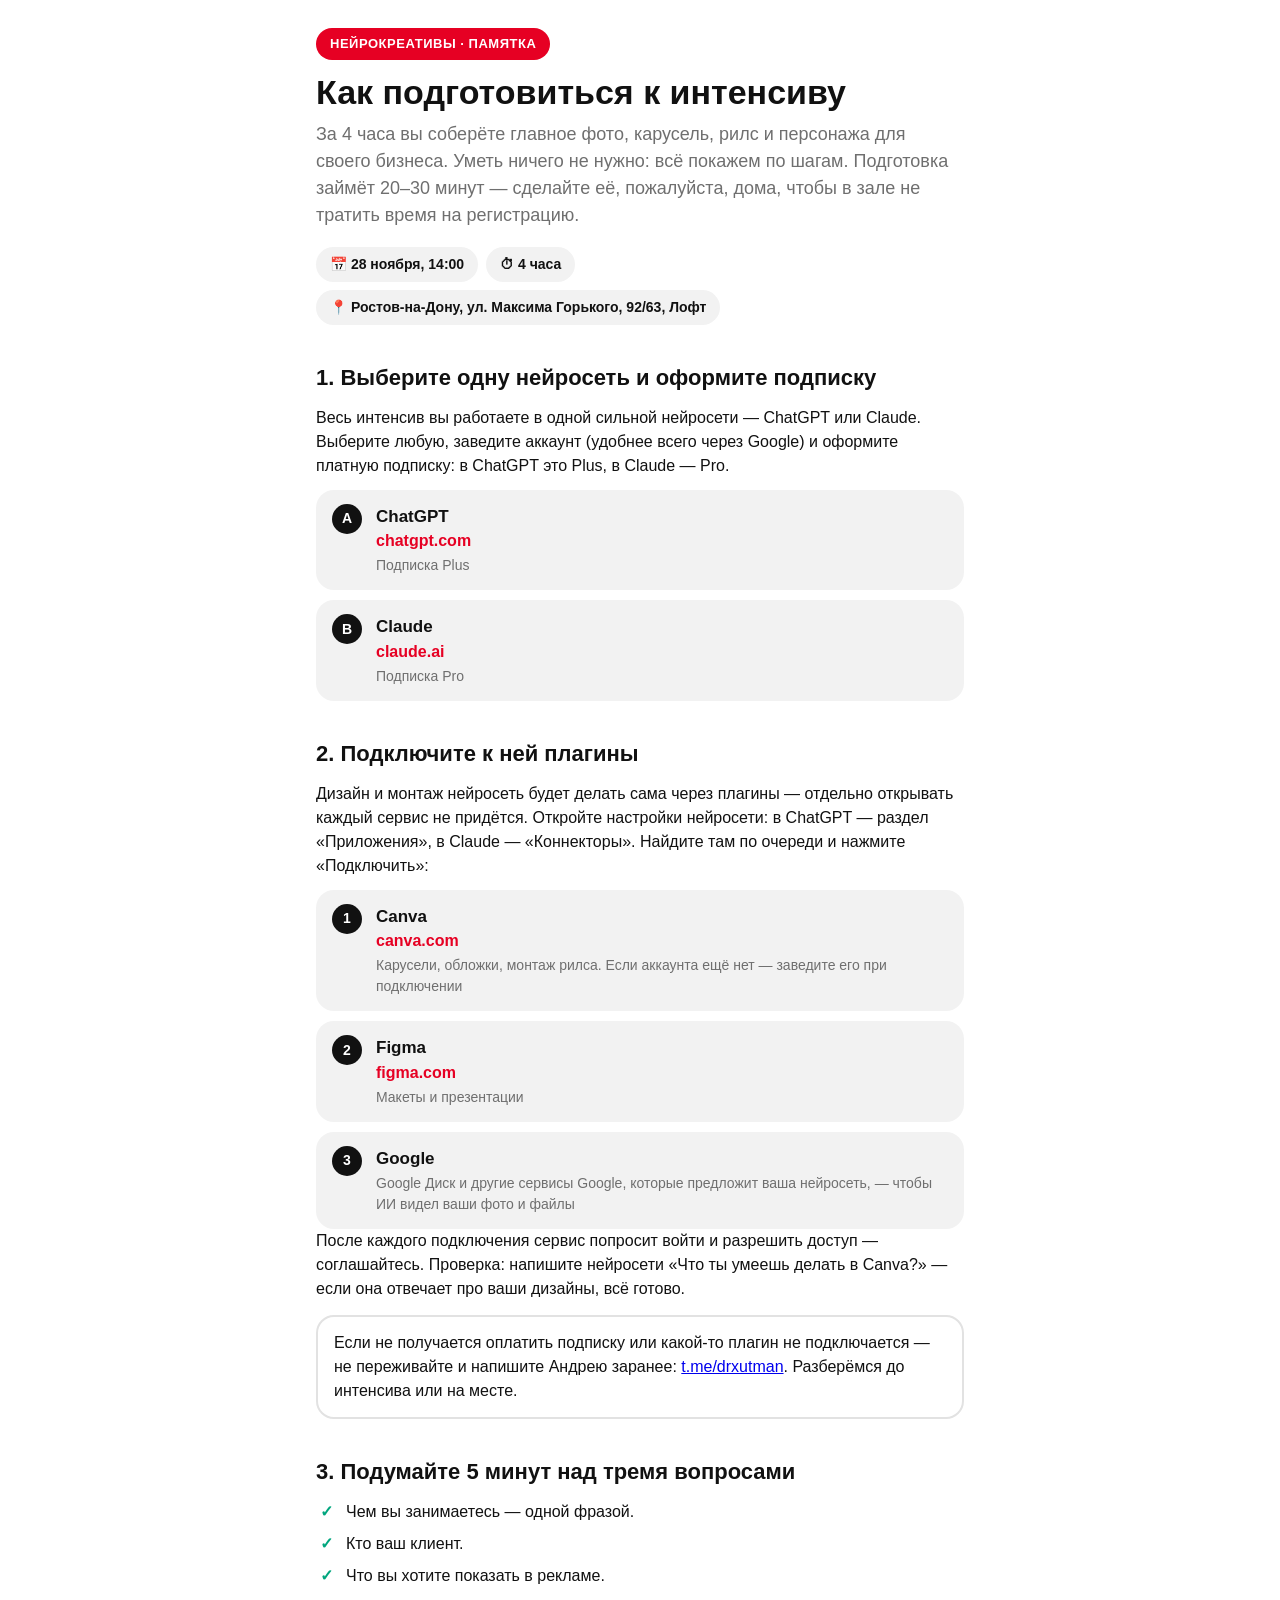
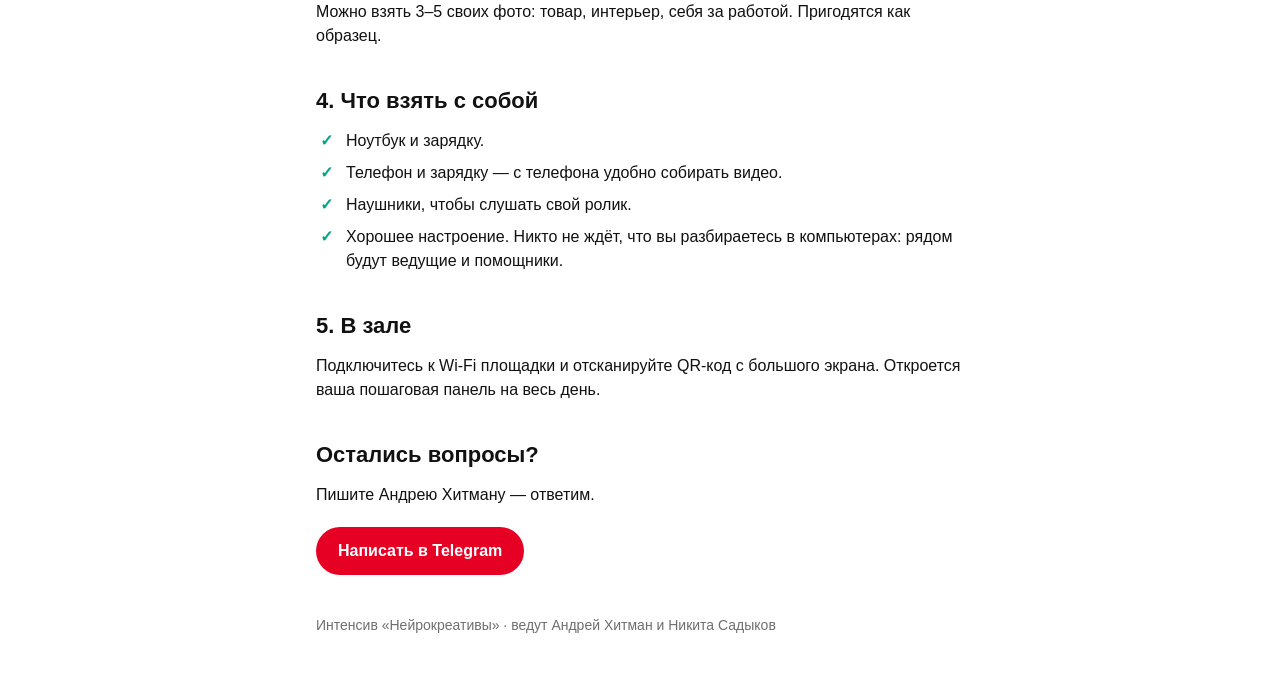
<file: pamyatka.html>
<!doctype html>
<html lang="ru">
<head>
<meta charset="utf-8">
<meta name="viewport" content="width=device-width,initial-scale=1">
<title>Нейрокреативы · памятка</title>
<meta name="description" content="Как подготовиться к интенсиву «Нейрокреативы» 28 ноября: 20 минут дома.">
<style>
:root{--bg:#FFFFFF;--ink:#111111;--muted:#6F6F6F;--soft:#F2F2F2;--line:#E2E2E2;--red:#E60023;--green:#00A67E;
--f:-apple-system,BlinkMacSystemFont,"Segoe UI","Helvetica Neue",Roboto,Arial,sans-serif;color-scheme:light}
@media (prefers-color-scheme:dark){:root:not([data-theme="light"]){--bg:#111111;--ink:#F1F1F1;--muted:#A5A5A5;--soft:#1E1E1E;--line:#333;color-scheme:dark}}
:root[data-theme="dark"]{--bg:#111111;--ink:#F1F1F1;--muted:#A5A5A5;--soft:#1E1E1E;--line:#333;color-scheme:dark}
*{box-sizing:border-box}
html,body{margin:0}
body{background:var(--bg);color:var(--ink);font:16px/1.5 var(--f)}
main{max-width:680px;margin:0 auto;padding:28px 16px 64px}
.tag{display:inline-block;background:var(--red);color:#fff;font-weight:700;font-size:13px;letter-spacing:.04em;border-radius:999px;padding:6px 14px}
h1{font-size:34px;line-height:1.1;margin:14px 0 10px;text-wrap:balance}
h2{font-size:22px;margin:36px 0 12px}
p{margin:0 0 12px}
.lead{font-size:18px;color:var(--muted)}
.facts{display:flex;flex-wrap:wrap;gap:8px;margin:18px 0 0;padding:0;list-style:none}
.facts li{background:var(--soft);border-radius:999px;padding:7px 14px;font-weight:600;font-size:14px}
.tools{list-style:none;padding:0;margin:0;display:grid;gap:10px}
.tools li{background:var(--soft);border-radius:18px;padding:14px 16px;display:flex;gap:14px;align-items:flex-start}
.num{flex:none;width:30px;height:30px;border-radius:50%;background:var(--ink);color:var(--bg);display:flex;align-items:center;justify-content:center;font-weight:800;font-size:14px}
.tools b{display:block;font-size:17px}
.tools a{color:var(--red);font-weight:700;text-decoration:none;word-break:break-all}
.tools a:hover{text-decoration:underline}
.tools span{color:var(--muted);font-size:14px;display:block;margin-top:2px}
.check{list-style:none;padding:0;margin:0;display:grid;gap:8px}
.check li{padding-left:30px;position:relative}
.check li:before{content:"✓";position:absolute;left:4px;top:0;color:var(--green);font-weight:800}
.note{border:2px solid var(--line);border-radius:18px;padding:14px 16px;margin-top:14px}
.cta{display:inline-block;margin-top:8px;background:var(--red);color:#fff;font-weight:700;border-radius:999px;padding:12px 22px;text-decoration:none}
footer{margin-top:40px;color:var(--muted);font-size:14px}
</style>
</head>
<body>
<main>
<span class="tag">НЕЙРОКРЕАТИВЫ · ПАМЯТКА</span>
<h1>Как подготовиться к интенсиву</h1>
<p class="lead">За 4 часа вы соберёте главное фото, карусель, рилс и персонажа для своего бизнеса. Уметь ничего не нужно: всё покажем по шагам. Подготовка займёт 20–30 минут — сделайте её, пожалуйста, дома, чтобы в зале не тратить время на регистрацию.</p>
<ul class="facts">
<li>📅 28 ноября, 14:00</li>
<li>⏱ 4 часа</li>
<li>📍 Ростов-на-Дону, ул. Максима Горького, 92/63, Лофт</li>
</ul>

<h2>1. Выберите одну нейросеть и оформите подписку</h2>
<p>Весь интенсив вы работаете в одной сильной нейросети — ChatGPT или Claude. Выберите любую, заведите аккаунт (удобнее всего через Google) и оформите платную подписку: в ChatGPT это Plus, в Claude — Pro.</p>
<ol class="tools">
<li><div class="num">A</div><div><b>ChatGPT</b><a href="https://chatgpt.com" target="_blank" rel="noopener">chatgpt.com</a><span>Подписка Plus</span></div></li>
<li><div class="num">B</div><div><b>Claude</b><a href="https://claude.ai" target="_blank" rel="noopener">claude.ai</a><span>Подписка Pro</span></div></li>
</ol>

<h2>2. Подключите к ней плагины</h2>
<p>Дизайн и монтаж нейросеть будет делать сама через плагины — отдельно открывать каждый сервис не придётся. Откройте настройки нейросети: в ChatGPT — раздел «Приложения», в Claude — «Коннекторы». Найдите там по очереди и нажмите «Подключить»:</p>
<ol class="tools">
<li><div class="num">1</div><div><b>Canva</b><a href="https://www.canva.com" target="_blank" rel="noopener">canva.com</a><span>Карусели, обложки, монтаж рилса. Если аккаунта ещё нет — заведите его при подключении</span></div></li>
<li><div class="num">2</div><div><b>Figma</b><a href="https://www.figma.com" target="_blank" rel="noopener">figma.com</a><span>Макеты и презентации</span></div></li>
<li><div class="num">3</div><div><b>Google</b><span>Google Диск и другие сервисы Google, которые предложит ваша нейросеть, — чтобы ИИ видел ваши фото и файлы</span></div></li>
</ol>
<p>После каждого подключения сервис попросит войти и разрешить доступ — соглашайтесь. Проверка: напишите нейросети «Что ты умеешь делать в Canva?» — если она отвечает про ваши дизайны, всё готово.</p>
<div class="note">Если не получается оплатить подписку или какой-то плагин не подключается — не переживайте и напишите Андрею заранее: <a href="https://t.me/drxutman" target="_blank" rel="noopener">t.me/drxutman</a>. Разберёмся до интенсива или на месте.</div>

<h2>3. Подумайте 5 минут над тремя вопросами</h2>
<ul class="check">
<li>Чем вы занимаетесь — одной фразой.</li>
<li>Кто ваш клиент.</li>
<li>Что вы хотите показать в рекламе.</li>
</ul>
<p style="margin-top:12px">Можно взять 3–5 своих фото: товар, интерьер, себя за работой. Пригодятся как образец.</p>

<h2>4. Что взять с собой</h2>
<ul class="check">
<li>Ноутбук и зарядку.</li>
<li>Телефон и зарядку — с телефона удобно собирать видео.</li>
<li>Наушники, чтобы слушать свой ролик.</li>
<li>Хорошее настроение. Никто не ждёт, что вы разбираетесь в компьютерах: рядом будут ведущие и помощники.</li>
</ul>

<h2>5. В зале</h2>
<p>Подключитесь к Wi-Fi площадки и отсканируйте QR-код с большого экрана. Откроется ваша пошаговая панель на весь день.</p>

<h2>Остались вопросы?</h2>
<p>Пишите Андрею Хитману — ответим.</p>
<a class="cta" href="https://t.me/drxutman" target="_blank" rel="noopener">Написать в Telegram</a>

<footer>Интенсив «Нейрокреативы» · ведут Андрей Хитман и Никита Садыков</footer>
</main>
</body>
</html>
</file>
